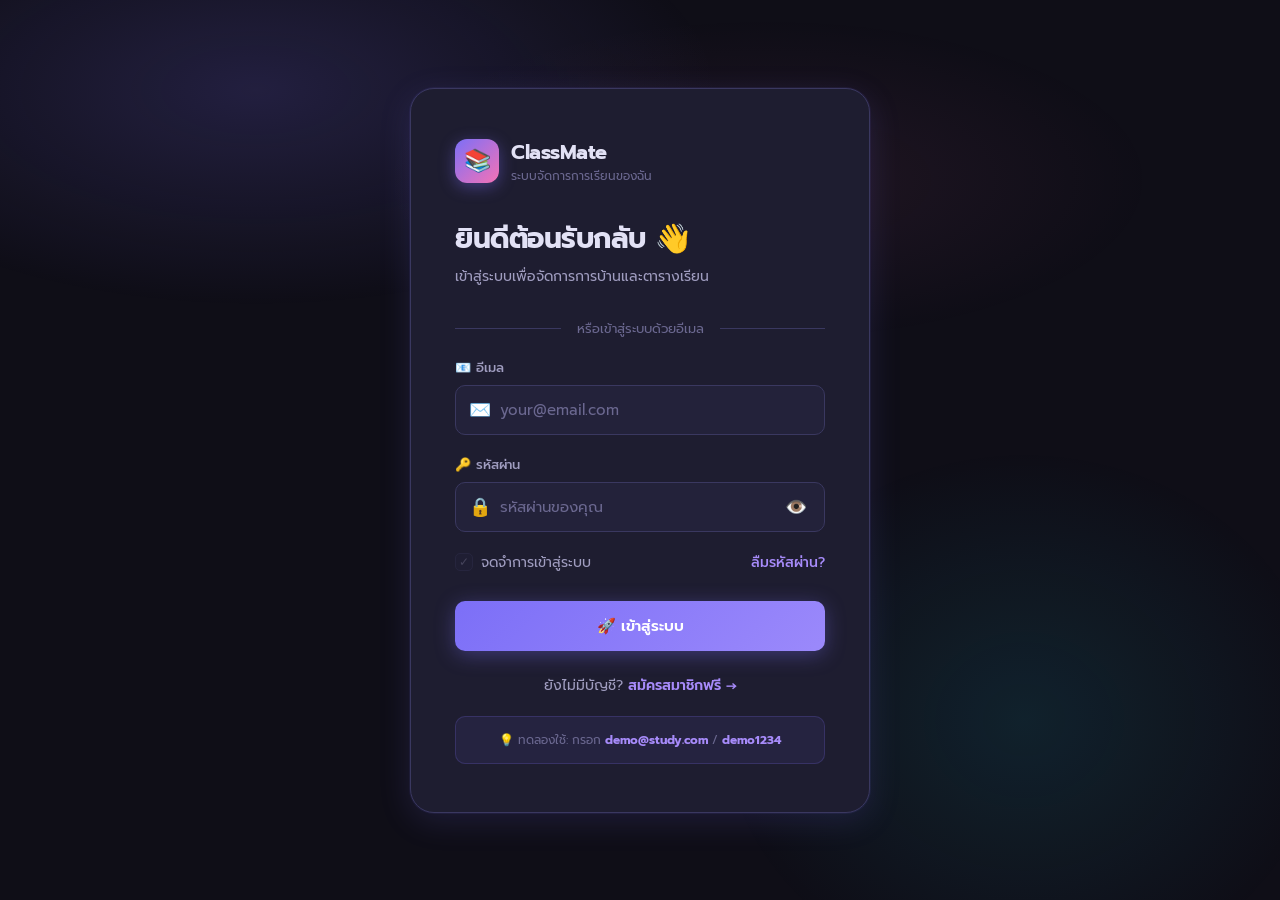
<file: index.html>
<!DOCTYPE html>
<html lang="th">
<head>
  <meta charset="UTF-8">
  <title>StudyDesk</title>
  <link rel="stylesheet" href="style.css">
</head>
<body>
<div class="bg-mesh"></div>
<div style="display:flex;align-items:center;justify-content:center;height:100vh;flex-direction:column;gap:16px;position:relative;z-index:1;">
  <div style="font-size:60px;">📚</div>
  <div style="font-size:24px;font-weight:700;color:var(--accent2);">StudyDesk</div>
  <div style="color:var(--text3);font-size:14px;">กำลังโหลด...</div>
</div>
<script src="auth.js"></script>
<script>
  window.addEventListener('DOMContentLoaded', () => {
    if (isLoggedIn()) {
      window.location.href = 'dashboard.html';
    } else {
      window.location.href = 'login.html';
    }
  });
</script>
</body>
</html>
</file>
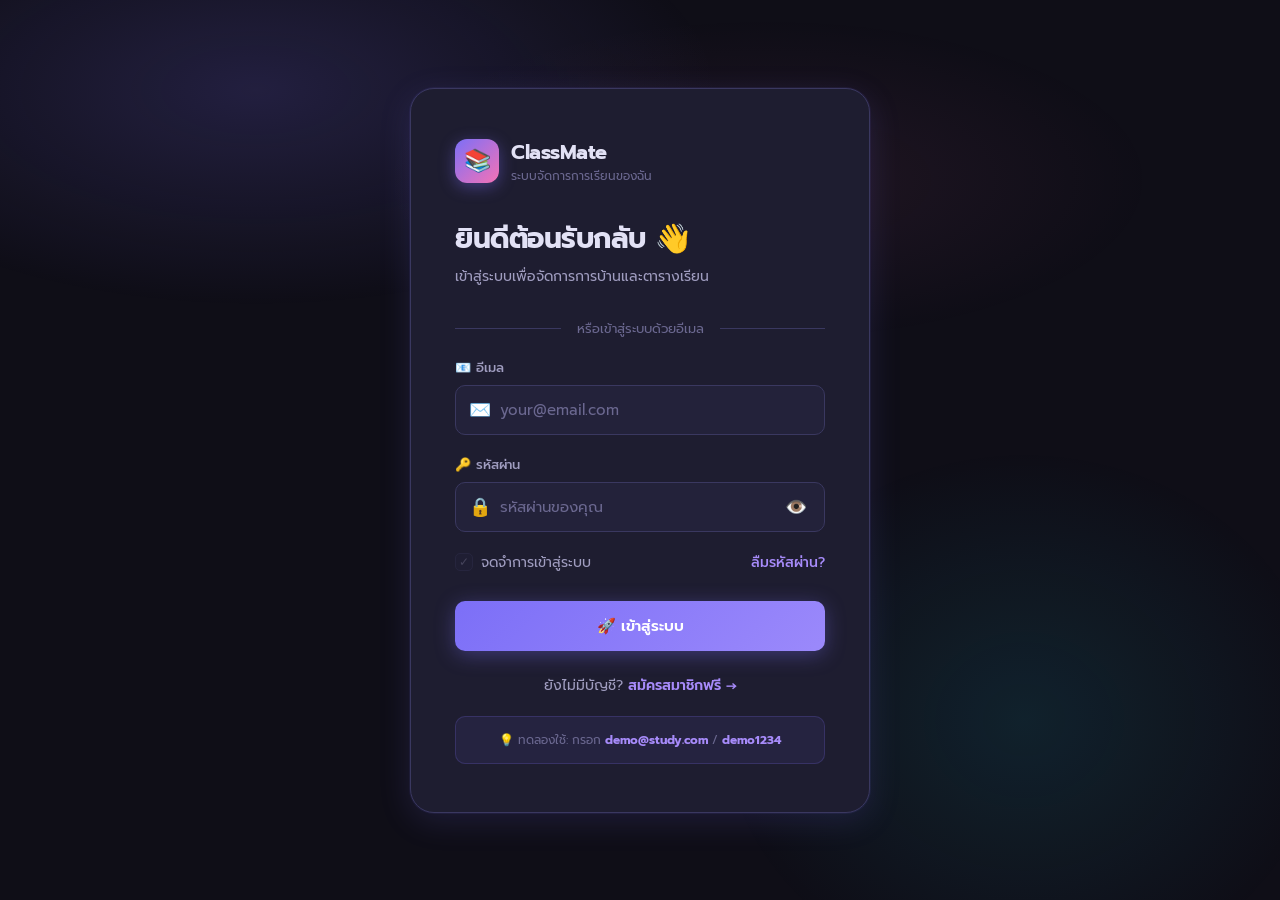
<file: dashboard.html>
<!DOCTYPE html>
<html lang="th">
<head>
  <meta charset="UTF-8">
  <meta name="viewport" content="width=device-width, initial-scale=1.0">
  <title>Dashboard — ClassMate</title>
  <link rel="stylesheet" href="style.css">
</head>
<body>
<div class="bg-mesh"></div>

<!-- ===== SIDEBAR ===== -->
<div class="dash-layout">
<aside class="sidebar" id="sidebar">
  <div class="logo">
    <div class="logo-icon">📚</div>
    <div>
      <div class="logo-text">ClassMate</div>
      <div class="logo-sub" id="sidebarGrade">ระดับชั้น —</div>
    </div>
  </div>

  <span class="nav-section-title">เมนูหลัก</span>
  <a class="nav-item active" onclick="showSection('home')" href="#">
    <span class="nav-icon">🏠</span> หน้าหลัก
  </a>
  <a class="nav-item" onclick="showSection('homework')" href="#">
    <span class="nav-icon">📝</span> การบ้านทั้งหมด
    <span class="nav-badge" id="hwBadge">0</span>
  </a>
  <a class="nav-item" onclick="showSection('schedule')" href="#">
    <span class="nav-icon">📅</span> ตารางเรียน
  </a>


  <span class="nav-section-title">บัญชี</span>
  <a class="nav-item" onclick="showSection('profile')" href="#">
    <span class="nav-icon">👤</span> โปรไฟล์
  </a>

  <div class="sidebar-bottom">
    <div class="user-card">
      <div class="user-avatar" id="sidebarAvatar">?</div>
      <div style="flex:1;min-width:0;">
        <div class="user-name" id="sidebarName">กำลังโหลด...</div>
        <div class="user-email" id="sidebarEmail">—</div>
      </div>
      <button class="logout-btn" onclick="logout()" title="ออกจากระบบ">⏻</button>
    </div>
  </div>
</aside>

<!-- ===== MAIN ===== -->
<main class="main-content">

  <!-- ── HOME SECTION ── -->
  <section id="sec-home">
    <div class="page-header">
      <div>
        <div class="page-title">สวัสดี, <span id="userName">นักเรียน</span>! 👋</div>
        <div class="page-date" id="todayDate">—</div>
      </div>
      <button class="add-btn" onclick="openAddHw()">➕ เพิ่มการบ้าน</button>
    </div>

    <!-- Stats -->
    <div class="stats-row">
      <div class="stat-card">
        <div class="stat-label">📝 การบ้านทั้งหมด</div>
        <div class="stat-value" id="statTotal" style="color:var(--accent2)">0</div>
        <div class="stat-sub">รายการ</div>
      </div>
      <div class="stat-card">
        <div class="stat-label">⏳ ยังไม่เสร็จ</div>
        <div class="stat-value" id="statPending" style="color:var(--yellow)">0</div>
        <div class="stat-sub">รายการ</div>
      </div>
      <div class="stat-card">
        <div class="stat-label">✅ เสร็จแล้ว</div>
        <div class="stat-value" id="statDone" style="color:var(--green)">0</div>
        <div class="stat-sub">รายการ</div>
      </div>
      <div class="stat-card">
        <div class="stat-label">🚨 ใกล้ถึงกำหนด</div>
        <div class="stat-value" id="statUrgent" style="color:var(--red)">0</div>
        <div class="stat-sub">ภายใน 2 วัน</div>
      </div>
    </div>

    <!-- Grid -->
    <div class="dash-grid">
      <div class="dash-col">
        <!-- Recent HW -->
        <div class="card">
          <div class="card-title">
            📝 การบ้านล่าสุด
            <button class="add-btn" style="margin-left:auto;font-size:12px;" onclick="openAddHw()">+ เพิ่ม</button>
          </div>
          <div id="recentHwList">
            <div style="text-align:center;padding:32px;color:var(--text3);">
              ยังไม่มีการบ้าน 🎉<br>
              <small>กดปุ่ม + เพิ่มการบ้านเลย!</small>
            </div>
          </div>
        </div>

        <!-- Mini Schedule -->
        <div class="card">
          <div class="card-title">
            📅 ตารางเรียนวันนี้
            <button class="add-btn" style="margin-left:auto;font-size:12px;" onclick="showSection('schedule')">ดูทั้งหมด →</button>
          </div>
          <div id="todaySchedule" style="font-size:13px;color:var(--text2);">
            กำลังโหลด...
          </div>
        </div>
      </div>
    </div>
  </section>

  <!-- ── HOMEWORK SECTION ── -->
  <section id="sec-homework" style="display:none;">
    <div class="page-header">
      <div>
        <div class="page-title">📝 การบ้าน<span>ทั้งหมด</span></div>
        <div class="page-date">จัดการงานที่ได้รับมอบหมาย</div>
      </div>
      <button class="add-btn" onclick="openAddHw()">➕ เพิ่มการบ้าน</button>
    </div>

    <!-- Filter -->
    <div style="display:flex;gap:12px;margin-bottom:20px;flex-wrap:wrap;">
      <button class="add-btn filter-btn active" data-filter="all" onclick="filterHw('all',this)">📋 ทั้งหมด</button>
      <button class="add-btn filter-btn" data-filter="pending" onclick="filterHw('pending',this)">⏳ ยังไม่เสร็จ</button>
      <button class="add-btn filter-btn" data-filter="done" onclick="filterHw('done',this)">✅ เสร็จแล้ว</button>
      <button class="add-btn filter-btn" data-filter="urgent" onclick="filterHw('urgent',this)">🚨 ด่วน</button>
    </div>

    <div class="card">
      <div id="allHwList">กำลังโหลด...</div>
    </div>
  </section>

  <!-- ── SCHEDULE SECTION ── -->
  <section id="sec-schedule" style="display:none;">
    <div class="page-header">
      <div>
        <div class="page-title">📅 ตาราง<span>เรียน</span></div>
        <div class="page-date">คลิกช่องว่างเพื่อเพิ่มวิชา</div>
      </div>
      <button class="add-btn" onclick="clearSchedule()">🗑️ ล้างตาราง</button>
    </div>
    <div class="card" style="overflow-x:auto;">
      <div id="scheduleGrid" style="min-width:600px;"></div>
    </div>
  </section>

  <!-- ── AI FULL SECTION ── -->
  <section id="sec-ai" style="display:none;">
    <div class="page-header">
      <div>
        <div class="page-title">🤖 AI<span> ช่วยเรียน</span></div>
        <div class="page-date">StudyBot — ผู้ช่วยการเรียนอัจฉริยะ</div>
      </div>
      <button class="add-btn" onclick="clearAIChat()">🗑️ ล้างบทสนทนา</button>
    </div>
    <div class="card" style="max-width:700px;">
      <div style="display:flex;align-items:center;gap:12px;margin-bottom:20px;padding:14px;
                  background:rgba(124,111,247,0.1);border-radius:12px;border:1px solid rgba(124,111,247,0.2);">
        <div style="font-size:32px;">🤖</div>
        <div>
          <div style="font-weight:600;color:var(--accent2);">StudyBot</div>
          <div style="font-size:12px;color:var(--text3);">AI ช่วยอธิบายเนื้อหา • แนะนำการเรียน • ช่วยวางแผน</div>
        </div>
        <div style="margin-left:auto;display:flex;align-items:center;gap:6px;font-size:12px;color:var(--green);">
          <div style="width:8px;height:8px;border-radius:50%;background:var(--green);animation:pulse 2s infinite;"></div>
          ออนไลน์
        </div>
      </div>

      <!-- Suggestion chips -->
      <div style="display:flex;gap:8px;flex-wrap:wrap;margin-bottom:16px;">
        <button class="chip chip-purple" style="cursor:pointer;" onclick="aiSuggest('อธิบายสมการเชิงเส้นให้หน่อยได้ไหม')">📐 คณิตศาสตร์</button>
        <button class="chip chip-cyan" style="cursor:pointer;" onclick="aiSuggest('ช่วยอธิบายการสังเคราะห์แสงแบบง่ายๆ')">🔬 วิทยาศาสตร์</button>
        <button class="chip chip-pink" style="cursor:pointer;" onclick="aiSuggest('วิธีเขียนเรียงความภาษาไทยที่ดี')">📖 ภาษาไทย</button>
        <button class="chip chip-green" style="cursor:pointer;" onclick="aiSuggest('tips การจำศัพท์ภาษาอังกฤษ')">🌍 ภาษาอังกฤษ</button>
        <button class="chip chip-yellow" style="cursor:pointer;" onclick="aiSuggest('วิธีวางแผนการเรียนให้มีประสิทธิภาพ')">📅 วางแผนการเรียน</button>
      </div>

      <div class="ai-messages" id="aiMessagesFullPage" style="max-height:400px;"></div>
      <div class="ai-input-row" style="margin-top:16px;">
        <input class="ai-input" id="aiInputFull" placeholder="พิมพ์คำถาม หรือเลือกหัวข้อด้านบน..."
               onkeydown="if(event.key==='Enter')sendAIFull()">
        <button class="ai-send" onclick="sendAIFull()">➤</button>
      </div>
    </div>
  </section>

  <!-- ── PROFILE SECTION ── -->
  <section id="sec-profile" style="display:none;">
    <div class="page-header">
      <div class="page-title">👤 โปรไฟล์<span>ของฉัน</span></div>
    </div>
    <div class="dash-grid" style="grid-template-columns:1fr 1fr;">
      <div class="card">
        <div class="card-title">ข้อมูลส่วนตัว</div>
        <div style="text-align:center;margin-bottom:24px;">
          <div style="width:80px;height:80px;border-radius:20px;
                      background:linear-gradient(135deg,var(--accent),var(--pink));
                      display:flex;align-items:center;justify-content:center;
                      font-size:36px;font-weight:700;color:white;
                      margin:0 auto 12px;" id="profileAvatar">?</div>
          <div style="font-size:20px;font-weight:700;" id="profileName">—</div>
          <div style="font-size:13px;color:var(--text3);" id="profileGrade">—</div>
        </div>
        <div style="display:flex;flex-direction:column;gap:12px;">
          <div style="display:flex;justify-content:space-between;padding:12px;background:var(--bg3);border-radius:10px;">
            <span style="color:var(--text3);font-size:13px;">📧 อีเมล</span>
            <span style="font-size:13px;" id="profileEmail">—</span>
          </div>
          <div style="display:flex;justify-content:space-between;padding:12px;background:var(--bg3);border-radius:10px;">
            <span style="color:var(--text3);font-size:13px;">📬 Gmail</span>
            <span style="font-size:13px;" id="profileGmail">—</span>
          </div>
          <div style="display:flex;justify-content:space-between;padding:12px;background:var(--bg3);border-radius:10px;">
            <span style="color:var(--text3);font-size:13px;">📅 สมัครเมื่อ</span>
            <span style="font-size:13px;" id="profileJoined">—</span>
          </div>
        </div>
      </div>
      <div class="card">
        <div class="card-title">สถิติการเรียน</div>
        <div style="display:flex;flex-direction:column;gap:16px;" id="profileStats"></div>
      </div>
    </div>
  </section>

</main>
</div>

<!-- ===== ADD HOMEWORK MODAL ===== -->
<div class="modal-overlay hidden" id="addHwModal">
  <div class="modal">
    <div class="modal-header">
      <div class="modal-title">➕ เพิ่มการบ้าน</div>
      <button class="modal-close" onclick="closeAddHw()">×</button>
    </div>

    <div class="form-group">
      <label class="form-label">📚 วิชา</label>
      <select id="hwSubject" class="form-select">
        <option value="">เลือกวิชา</option>
        <option>คณิตศาสตร์</option>
        <option>วิทยาศาสตร์</option>
        <option>ภาษาไทย</option>
        <option>ภาษาอังกฤษ</option>
        <option>สังคมศึกษา</option>
        <option>ประวัติศาสตร์</option>
        <option>ศิลปะ</option>
        <option>พลศึกษา</option>
        <option>คอมพิวเตอร์</option>
        <option>อื่นๆ</option>
      </select>
    </div>

    <div class="form-group">
      <label class="form-label">📝 ชื่องาน/หัวข้อ</label>
      <input id="hwTitle" class="form-input" placeholder="เช่น แบบฝึกหัดหน้า 45-50" type="text">
    </div>

    <div class="form-group">
      <label class="form-label">📋 รายละเอียด (ไม่บังคับ)</label>
      <textarea id="hwDesc" class="form-input" rows="3"
                placeholder="รายละเอียดเพิ่มเติม..." style="resize:vertical;"></textarea>
    </div>

    <div style="display:grid;grid-template-columns:1fr 1fr;gap:12px;">
      <div class="form-group">
        <label class="form-label">📅 กำหนดส่ง</label>
        <input id="hwDue" class="form-input" type="date">
      </div>
      <div class="form-group">
        <label class="form-label">⚡ ความสำคัญ</label>
        <select id="hwPriority" class="form-select">
          <option value="low">🟢 ต่ำ</option>
          <option value="med" selected>🟡 กลาง</option>
          <option value="high">🔴 สูง/ด่วน</option>
        </select>
      </div>
    </div>

    <div style="display:flex;gap:12px;margin-top:4px;">
      <button class="btn btn-google" onclick="closeAddHw()" style="width:auto;padding:12px 20px;">ยกเลิก</button>
      <button class="btn btn-primary" onclick="submitAddHw()">💾 บันทึก</button>
    </div>
  </div>
</div>

<!-- ===== SCHEDULE CELL MODAL ===== -->
<div class="modal-overlay hidden" id="schModal">
  <div class="modal" style="max-width:380px;">
    <div class="modal-header">
      <div class="modal-title" id="schModalTitle">แก้ไขคาบเรียน</div>
      <button class="modal-close" onclick="closeSchModal()">×</button>
    </div>
    <div class="form-group">
      <label class="form-label">📚 วิชา (เว้นว่างเพื่อลบ)</label>
      <select id="schSubject" class="form-select">
        <option value="">— ว่าง —</option>
        <option>คณิตศาสตร์</option>
        <option>วิทยาศาสตร์</option>
        <option>ภาษาไทย</option>
        <option>ภาษาอังกฤษ</option>
        <option>สังคมศึกษา</option>
        <option>ประวัติศาสตร์</option>
        <option>ศิลปะ</option>
        <option>พลศึกษา</option>
        <option>คอมพิวเตอร์</option>
        <option>อื่นๆ</option>
      </select>
    </div>
    <div style="display:flex;gap:12px;margin-top:4px;">
      <button class="btn btn-google" onclick="closeSchModal()" style="width:auto;padding:12px 20px;">ยกเลิก</button>
      <button class="btn btn-primary" onclick="saveSchCell()">💾 บันทึก</button>
    </div>
  </div>
</div>

<style>
@keyframes pulse { 0%,100%{opacity:1} 50%{opacity:.4} }
.filter-btn { opacity:.6; }
.filter-btn.active { opacity:1; background:rgba(124,111,247,.3); border-color:var(--accent); }
</style>

<script src="auth.js"></script>
<script src="app.js"></script>
<script>
// ── State ──────────────────────────────────────────────
let currentSection = 'home';
let currentUser = null;
let aiHistory = [];
let aiHistoryFull = [];
let schEditKey = { time: null, day: null };
let hwFilter = 'all';

// ── Init ───────────────────────────────────────────────
window.addEventListener('DOMContentLoaded', () => {
  requireAuth();
  currentUser = getSession();
  initUser();
  renderStats();
  renderRecentHw();
  renderTodaySchedule();
  renderScheduleGrid();
  renderAllHw();
  renderProfile();

  // Set today date
  document.getElementById('todayDate').textContent =
    new Date().toLocaleDateString('th-TH', { weekday:'long', year:'numeric', month:'long', day:'numeric' });

  // Default HW due = tomorrow
  const tomorrow = new Date(); tomorrow.setDate(tomorrow.getDate()+1);
  document.getElementById('hwDue').value = tomorrow.toISOString().split('T')[0];
});

function initUser() {
  if (!currentUser) return;
  document.getElementById('userName').textContent = currentUser.name.split(' ')[0];
  document.getElementById('sidebarName').textContent = currentUser.name;
  document.getElementById('sidebarEmail').textContent = currentUser.email;
  document.getElementById('sidebarAvatar').textContent = currentUser.avatar || currentUser.name.charAt(0);
  document.getElementById('sidebarGrade').textContent = currentUser.grade || 'นักเรียน';
}

// ── Section Navigation ─────────────────────────────────
function showSection(id) {
  document.querySelectorAll('section[id^="sec-"]').forEach(s => s.style.display = 'none');
  document.querySelectorAll('.nav-item').forEach(n => n.classList.remove('active'));
  document.getElementById('sec-' + id).style.display = 'block';
  currentSection = id;
  // Refresh data on section show
  if (id === 'homework') renderAllHw();
  if (id === 'schedule') renderScheduleGrid();
  if (id === 'profile')  renderProfile();
  if (id === 'ai') syncAIChat();
  // Mark nav active
  document.querySelectorAll('.nav-item').forEach(n => {
    if (n.getAttribute('onclick')?.includes(`'${id}'`)) n.classList.add('active');
  });
  // Close sidebar on mobile
  document.getElementById('sidebar').classList.remove('open');
}

// ── Stats ──────────────────────────────────────────────
function renderStats() {
  const hw = getHomework();
  const done = hw.filter(h => h.done).length;
  const pending = hw.filter(h => !h.done).length;
  const urgent = hw.filter(h => !h.done && h.dueDate && getDaysLeft(h.dueDate) <= 2).length;
  document.getElementById('statTotal').textContent = hw.length;
  document.getElementById('statPending').textContent = pending;
  document.getElementById('statDone').textContent = done;
  document.getElementById('statUrgent').textContent = urgent;
  document.getElementById('hwBadge').textContent = pending;
}

// ── Homework Rendering ─────────────────────────────────
function hwItemHTML(h) {
  const dl = getDaysLeft(h.dueDate);
  const color = SUBJECT_COLORS[h.subject] || '#94a3b8';
  return `
    <div class="hw-item" id="hwi-${h.id}">
      <div class="priority-dot p-${h.priority||'med'}"></div>
      <div class="hw-check ${h.done?'done':''}" onclick="toggleHw('${h.id}')">
        ${h.done?'✓':''}
      </div>
      <div class="hw-info">
        <div class="hw-subject" style="color:${color}">${h.subject||'ไม่ระบุวิชา'}</div>
        <div class="hw-title ${h.done?'done-text':''}">${h.title}</div>
        ${h.desc ? `<div style="font-size:12px;color:var(--text3);margin-bottom:3px;">${h.desc}</div>` : ''}
        <div class="hw-due ${dueLabelClass(dl)}">
          📅 ${h.dueDate ? formatDate(h.dueDate) : 'ไม่มีกำหนด'}
          ${dl !== null ? ` · ${dueLabelText(dl)}` : ''}
        </div>
      </div>
      <button onclick="deleteHw('${h.id}')"
              style="background:none;border:none;color:var(--text3);font-size:16px;cursor:pointer;padding:4px;transition:all .2s;"
              onmouseover="this.style.color='var(--red)'" onmouseout="this.style.color='var(--text3)'">🗑️</button>
    </div>`;
}

function renderRecentHw() {
  const hw = getHomework().slice(0, 5);
  const el = document.getElementById('recentHwList');
  if (!hw.length) {
    el.innerHTML = '<div style="text-align:center;padding:32px;color:var(--text3);">ยังไม่มีการบ้าน 🎉<br><small>กดปุ่ม + เพิ่มการบ้านเลย!</small></div>';
    return;
  }
  el.innerHTML = hw.map(hwItemHTML).join('');
}

function renderAllHw() {
  let hw = getHomework();
  if (hwFilter === 'pending') hw = hw.filter(h => !h.done);
  else if (hwFilter === 'done') hw = hw.filter(h => h.done);
  else if (hwFilter === 'urgent') hw = hw.filter(h => !h.done && getDaysLeft(h.dueDate) <= 2);
  const el = document.getElementById('allHwList');
  if (!hw.length) {
    el.innerHTML = '<div style="text-align:center;padding:40px;color:var(--text3);">ไม่มีรายการในหมวดนี้ 🎉</div>';
    return;
  }
  el.innerHTML = hw.map(hwItemHTML).join('');
}

function filterHw(f, btn) {
  hwFilter = f;
  document.querySelectorAll('.filter-btn').forEach(b => b.classList.remove('active'));
  btn.classList.add('active');
  renderAllHw();
}

function toggleHw(id) {
  toggleHomework(id);
  renderStats(); renderRecentHw(); renderAllHw();
}
function deleteHw(id) {
  if (!confirm('ลบการบ้านนี้?')) return;
  deleteHomework(id);
  renderStats(); renderRecentHw(); renderAllHw();
}

// ── Add HW Modal ───────────────────────────────────────
function openAddHw() { document.getElementById('addHwModal').classList.remove('hidden'); }
function closeAddHw() { document.getElementById('addHwModal').classList.add('hidden'); }
function submitAddHw() {
  const subject  = document.getElementById('hwSubject').value;
  const title    = document.getElementById('hwTitle').value.trim();
  const desc     = document.getElementById('hwDesc').value.trim();
  const dueDate  = document.getElementById('hwDue').value;
  const priority = document.getElementById('hwPriority').value;
  if (!title) { showToast('กรุณากรอกชื่องาน', 'error'); return; }
  addHomework({ subject, title, desc, dueDate, priority });
  closeAddHw();
  document.getElementById('hwTitle').value = '';
  document.getElementById('hwDesc').value = '';
  document.getElementById('hwSubject').value = '';
  renderStats(); renderRecentHw(); renderAllHw();
  showToast('เพิ่มการบ้านสำเร็จ ✅', 'success');
}

// ── Today's Schedule ───────────────────────────────────
function renderTodaySchedule() {
  const sch = getSchedule();
  const dayMap = {0:'อา',1:'จ',2:'อ',3:'พ',4:'พฤ',5:'ศ',6:'ส'};
  const today = dayMap[new Date().getDay()];
  const el = document.getElementById('todaySchedule');
  if (!sch.days.includes(today)) {
    el.innerHTML = '<div style="padding:16px;text-align:center;color:var(--text3);">😊 วันนี้ไม่มีเรียน!</div>';
    return;
  }
  const classes = sch.periods.map(t => ({ time: t, subject: sch.grid[t]?.[today] }))
    .filter(c => c.subject);
  if (!classes.length) {
    el.innerHTML = '<div style="padding:16px;text-align:center;color:var(--text3);">ยังไม่ได้กำหนดตารางเรียน — ไปตั้งค่าที่เมนู "ตารางเรียน"</div>';
    return;
  }
  el.innerHTML = classes.map(c => {
    const color = SUBJECT_COLORS[c.subject] || '#94a3b8';
    return `<div style="display:flex;align-items:center;gap:12px;padding:10px 0;border-bottom:1px solid var(--border);">
      <div style="font-size:11px;color:var(--text3);width:40px;flex-shrink:0;">${c.time}</div>
      <div style="width:3px;height:32px;border-radius:4px;background:${color};flex-shrink:0;"></div>
      <div style="font-size:14px;font-weight:500;">${c.subject}</div>
    </div>`;
  }).join('') || '<div style="color:var(--text3);padding:12px;">ไม่มีชั่วโมงเรียน</div>';
}

// ── Schedule Grid ──────────────────────────────────────
function renderScheduleGrid() {
  const sch = getSchedule();
  const todayIdx = new Date().getDay(); // 1=Mon
  const dayToIdx = {จ:1,อ:2,พ:3,พฤ:4,ศ:5};
  let html = `<div class="schedule-grid">
    <div class="sch-header" style="background:transparent;"></div>
    ${sch.days.map(d => `<div class="sch-header ${todayIdx===dayToIdx[d]?'today-col':''}" style="${todayIdx===dayToIdx[d]?'color:var(--accent2);':''}">วัน${d}</div>`).join('')}`;
  sch.periods.forEach(t => {
    html += `<div class="sch-time">${t}</div>`;
    sch.days.forEach(d => {
      const subj = sch.grid[t]?.[d];
      const color = subj ? (SUBJECT_COLORS[subj] || '#6b7280') : '';
      const isToday = todayIdx === dayToIdx[d];
      html += `<div class="sch-cell ${subj?'has-class':''} ${isToday?'today-col':''}"
        style="${subj?`background:${color}22;color:${color};border:1px solid ${color}44;`:''}"
        onclick="openSchModal('${t}','${d}','${subj||''}')">
        ${subj || '<span style="opacity:.3;font-size:10px;">+</span>'}
      </div>`;
    });
  });
  html += '</div>';
  document.getElementById('scheduleGrid').innerHTML = html;
}

function openSchModal(time, day, current) {
  schEditKey = { time, day };
  document.getElementById('schModalTitle').textContent = `วัน${day} เวลา ${time}`;
  document.getElementById('schSubject').value = current;
  document.getElementById('schModal').classList.remove('hidden');
}
function closeSchModal() { document.getElementById('schModal').classList.add('hidden'); }
function saveSchCell() {
  const sch = getSchedule();
  const subj = document.getElementById('schSubject').value;
  sch.grid[schEditKey.time][schEditKey.day] = subj || null;
  saveSchedule(sch);
  closeSchModal();
  renderScheduleGrid();
  renderTodaySchedule();
  showToast(subj ? `บันทึก "${subj}" แล้ว ✅` : 'ลบวิชาแล้ว', 'success');
}
function clearSchedule() {
  if (!confirm('ล้างตารางเรียนทั้งหมด?')) return;
  saveSchedule(getDefaultSchedule());
  renderScheduleGrid();
  renderTodaySchedule();
  showToast('ล้างตารางแล้ว', 'info');
}

// ── AI Chat (sidebar) ──────────────────────────────────
function appendMsg(containerId, role, text) {
  const c = document.getElementById(containerId);
  const div = document.createElement('div');
  div.className = 'ai-msg' + (role==='user'?' user':'');
  div.innerHTML = `
    <div class="ai-avatar ${role==='user'?'user-av':'bot'}">${role==='user'?'👤':'🤖'}</div>
    <div class="ai-bubble">${text.replace(/\n/g,'<br>')}</div>`;
  c.appendChild(div);
  c.scrollTop = c.scrollHeight;
}
function showLoading(containerId) {
  const c = document.getElementById(containerId);
  const div = document.createElement('div');
  div.className = 'ai-msg'; div.id = 'ai-loading-' + containerId;
  div.innerHTML = `<div class="ai-avatar bot">🤖</div>
    <div class="ai-bubble"><div class="ai-loading">
      <div class="ai-dot"></div><div class="ai-dot"></div><div class="ai-dot"></div>
    </div></div>`;
  c.appendChild(div); c.scrollTop = c.scrollHeight;
}
function removeLoading(containerId) {
  const el = document.getElementById('ai-loading-' + containerId);
  if (el) el.remove();
}

async function sendAI() {
  const input = document.getElementById('aiInput');
  const text = input.value.trim();
  if (!text) return;
  input.value = '';
  appendMsg('aiMessages', 'user', text);
  aiHistory.push({ role: 'user', content: text });
  showLoading('aiMessages');
  try {
    const reply = await askAI(aiHistory);
    removeLoading('aiMessages');
    appendMsg('aiMessages', 'bot', reply);
    aiHistory.push({ role: 'assistant', content: reply });
  } catch(e) {
    removeLoading('aiMessages');
    appendMsg('aiMessages', 'bot', 'ขอโทษนะ เกิดข้อผิดพลาด 😢 ลองใหม่อีกครั้งนะ');
  }
}

async function sendAIFull() {
  const input = document.getElementById('aiInputFull');
  const text = input.value.trim();
  if (!text) return;
  input.value = '';
  appendMsg('aiMessagesFullPage', 'user', text);
  aiHistoryFull.push({ role: 'user', content: text });
  showLoading('aiMessagesFullPage');
  try {
    const reply = await askAI(aiHistoryFull);
    removeLoading('aiMessagesFullPage');
    appendMsg('aiMessagesFullPage', 'bot', reply);
    aiHistoryFull.push({ role: 'assistant', content: reply });
  } catch(e) {
    removeLoading('aiMessagesFullPage');
    appendMsg('aiMessagesFullPage', 'bot', 'ขอโทษนะ เกิดข้อผิดพลาด 😢');
  }
}

function aiSuggest(text) {
  document.getElementById('aiInputFull').value = text;
  sendAIFull();
}
function syncAIChat() {
  // Sync full-page chat with sidebar chat state
}
function clearAIChat() {
  aiHistoryFull = [];
  const c = document.getElementById('aiMessagesFullPage');
  c.innerHTML = '';
  appendMsg('aiMessagesFullPage', 'bot', 'สวัสดีครับ! เริ่มบทสนทนาใหม่แล้ว 😊 ถามอะไรได้เลยนะ!');
  showToast('ล้างบทสนทนาแล้ว', 'info');
}

// ── Profile ────────────────────────────────────────────
function renderProfile() {
  if (!currentUser) return;
  document.getElementById('profileAvatar').textContent = currentUser.avatar || currentUser.name.charAt(0);
  document.getElementById('profileName').textContent = currentUser.name;
  document.getElementById('profileGrade').textContent = currentUser.grade || 'ไม่ระบุชั้น';
  document.getElementById('profileEmail').textContent = currentUser.email;
  document.getElementById('profileGmail').textContent = currentUser.gmail || 'ไม่ได้ระบุ';
  document.getElementById('profileJoined').textContent =
    new Date(currentUser.createdAt||Date.now()).toLocaleDateString('th-TH');
  const hw = getHomework();
  const done = hw.filter(h => h.done).length;
  const pct = hw.length ? Math.round(done/hw.length*100) : 0;
  document.getElementById('profileStats').innerHTML = `
    <div style="padding:14px;background:var(--bg3);border-radius:10px;">
      <div style="font-size:12px;color:var(--text3);margin-bottom:6px;">การบ้านที่ทำเสร็จ</div>
      <div style="font-size:24px;font-weight:700;color:var(--green);">${done} / ${hw.length}</div>
      <div style="height:6px;background:var(--border);border-radius:4px;margin-top:8px;overflow:hidden;">
        <div style="height:100%;width:${pct}%;background:var(--green);border-radius:4px;transition:width .6s;"></div>
      </div>
      <div style="font-size:11px;color:var(--text3);margin-top:4px;">${pct}% สำเร็จ</div>
    </div>
    <div style="padding:14px;background:var(--bg3);border-radius:10px;">
      <div style="font-size:12px;color:var(--text3);margin-bottom:4px;">การบ้านค้างส่ง</div>
      <div style="font-size:24px;font-weight:700;color:var(--red);">${hw.filter(h=>!h.done&&getDaysLeft(h.dueDate)<0).length}</div>
    </div>
    <div style="padding:14px;background:var(--bg3);border-radius:10px;">
      <div style="font-size:12px;color:var(--text3);margin-bottom:4px;">งานทั้งหมด</div>
      <div style="font-size:24px;font-weight:700;color:var(--accent2);">${hw.length}</div>
    </div>`;
}

// Close modals on overlay click
document.getElementById('addHwModal').addEventListener('click', function(e) {
  if (e.target === this) closeAddHw();
});
document.getElementById('schModal').addEventListener('click', function(e) {
  if (e.target === this) closeSchModal();
});
</script>
</body>
</html>
</file>
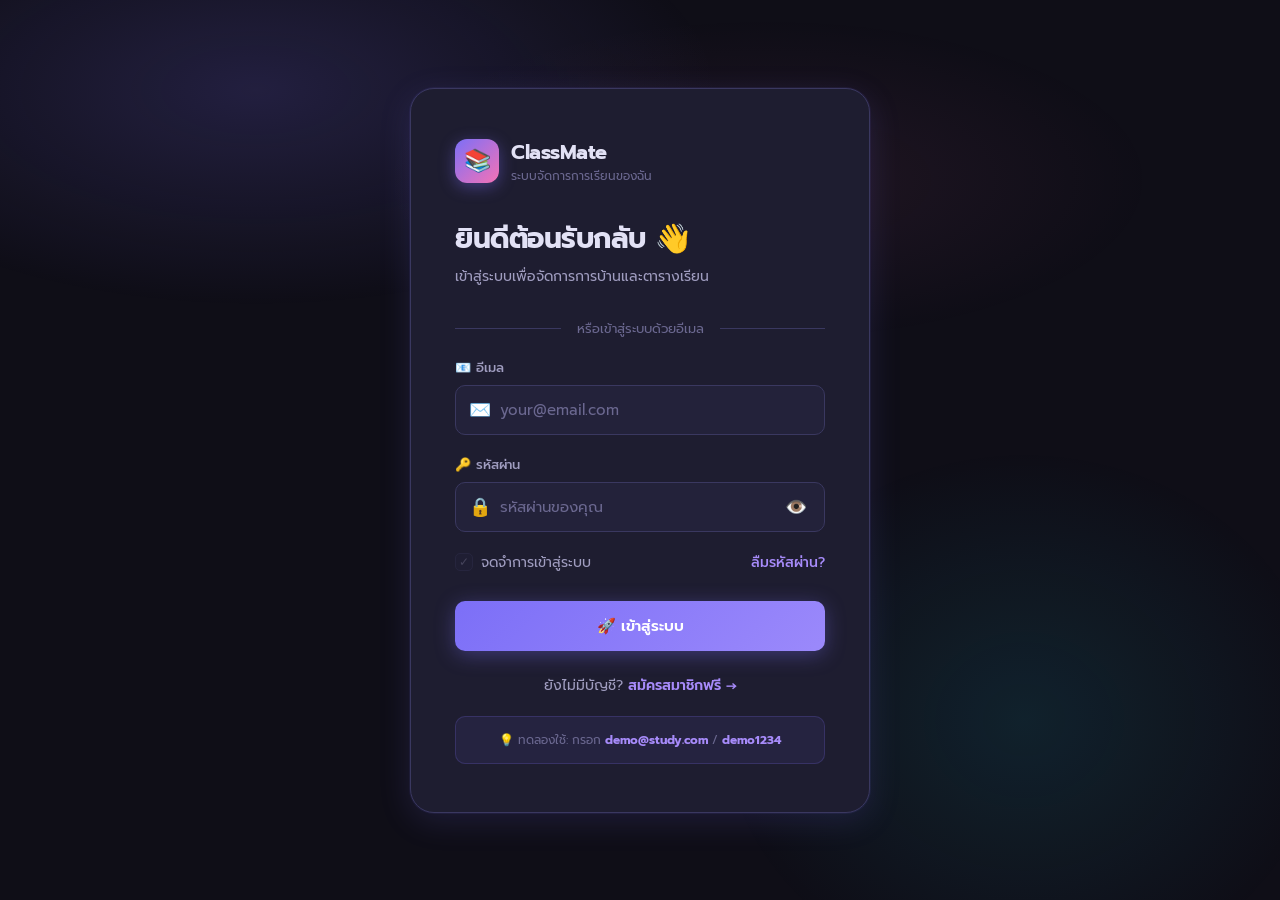
<file: login.html>
<!DOCTYPE html>
<html lang="th">
<head>
  <meta charset="UTF-8">
  <meta name="viewport" content="width=device-width, initial-scale=1.0">
  <title>เข้าสู่ระบบ — ClassMate</title>
  <link rel="stylesheet" href="style.css">
</head>
<body>
<div class="bg-mesh"></div>

<div class="auth-page">
  <div class="auth-card">
    <!-- Logo -->
    <div class="logo">
      <div class="logo-icon">📚</div>
      <div>
        <div class="logo-text">ClassMate</div>
        <div class="logo-sub">ระบบจัดการการเรียนของฉัน</div>
      </div>
    </div>

    <h1 class="auth-title">ยินดีต้อนรับกลับ 👋</h1>
    <p class="auth-subtitle">เข้าสู่ระบบเพื่อจัดการการบ้านและตารางเรียน</p>

    <!-- Google-style login button -->

    <div class="divider">หรือเข้าสู่ระบบด้วยอีเมล</div>

    <!-- Login Form -->
    <div class="form-group">
      <label class="form-label">📧 อีเมล</label>
      <div class="input-icon-wrap">
        <span class="input-icon">✉️</span>
        <input id="loginEmail" type="email" class="form-input"
               placeholder="your@email.com" autocomplete="email">
      </div>
    </div>

    <div class="form-group">
      <label class="form-label">🔑 รหัสผ่าน</label>
      <div class="input-icon-wrap">
        <span class="input-icon">🔒</span>
        <input id="loginPass" type="password" class="form-input"
               placeholder="รหัสผ่านของคุณ" autocomplete="current-password">
        <button class="input-toggle" onclick="togglePass('loginPass', this)">👁️</button>
      </div>
    </div>

    <div class="check-row">
      <label class="check-label">
        <input type="checkbox" id="rememberMe">
        <span class="checkmark" id="rememberCheck">✓</span>
        จดจำการเข้าสู่ระบบ
      </label>
      <a href="#" class="forgot-link" onclick="forgotPass()">ลืมรหัสผ่าน?</a>
    </div>

    <button class="btn btn-primary" onclick="doLogin()">
      🚀 เข้าสู่ระบบ
    </button>

    <div class="link-row">
      ยังไม่มีบัญชี? <a href="register.html">สมัครสมาชิกฟรี →</a>
    </div>

    <!-- Demo hint -->
    <div style="margin-top:20px; padding:14px; background:rgba(124,111,247,0.08);
                border-radius:10px; border:1px solid rgba(124,111,247,0.2);
                font-size:12px; color:var(--text3); text-align:center;">
      💡 ทดลองใช้: กรอก <strong style="color:var(--accent2)">demo@study.com</strong> / <strong style="color:var(--accent2)">demo1234</strong>
    </div>
  </div>
</div>

<script src="auth.js"></script>
<script>
// Auto-fill if remembered
window.addEventListener('DOMContentLoaded', () => {
  redirectIfLoggedIn();
  const rem = getRemembered();
  if (rem) {
    document.getElementById('loginEmail').value = rem.email;
    document.getElementById('rememberMe').checked = true;
    updateCheck();
  }

  // Create demo account if not exists
  const users = getUsers();
  if (!users.find(u => u.email === 'demo@study.com')) {
    register({ name: 'Demo Student', email: 'demo@study.com',
               gmail: 'demo@gmail.com', password: 'demo1234', grade: 'ม.3' });
  }
});

document.getElementById('rememberMe').addEventListener('change', updateCheck);

function updateCheck() {
  const cb = document.getElementById('rememberMe');
  const mark = document.getElementById('rememberCheck');
  mark.style.opacity = cb.checked ? '1' : '0.3';
}
updateCheck();

function togglePass(id, btn) {
  const inp = document.getElementById(id);
  inp.type = inp.type === 'password' ? 'text' : 'password';
  btn.textContent = inp.type === 'password' ? '👁️' : '🙈';
}

function doLogin() {
  const email = document.getElementById('loginEmail').value.trim();
  const password = document.getElementById('loginPass').value;
  const remember = document.getElementById('rememberMe').checked;

  if (!email || !password) {
    showToast('กรุณากรอกข้อมูลให้ครบ', 'error'); return;
  }

  const result = login({ email, password, remember });
  if (result.ok) {
    showToast(`ยินดีต้อนรับ ${result.user.name}! 🎉`, 'success', 1500);
    setTimeout(() => window.location.href = 'dashboard.html', 1200);
  } else {
    showToast(result.msg, 'error');
  }
}

function loginWithGoogle() {
  showToast('ระบบ Google OAuth จำเป็นต้องมี Server ครับ — ลองใช้อีเมลธรรมดาก่อนนะ 😊', 'info', 4000);
}

function forgotPass() {
  showToast('กรุณาติดต่อผู้ดูแลระบบหรือสมัครบัญชีใหม่ 📧', 'info');
}

// Enter key submit
document.addEventListener('keydown', e => {
  if (e.key === 'Enter') doLogin();
});
</script>
</body>
</html>
</file>
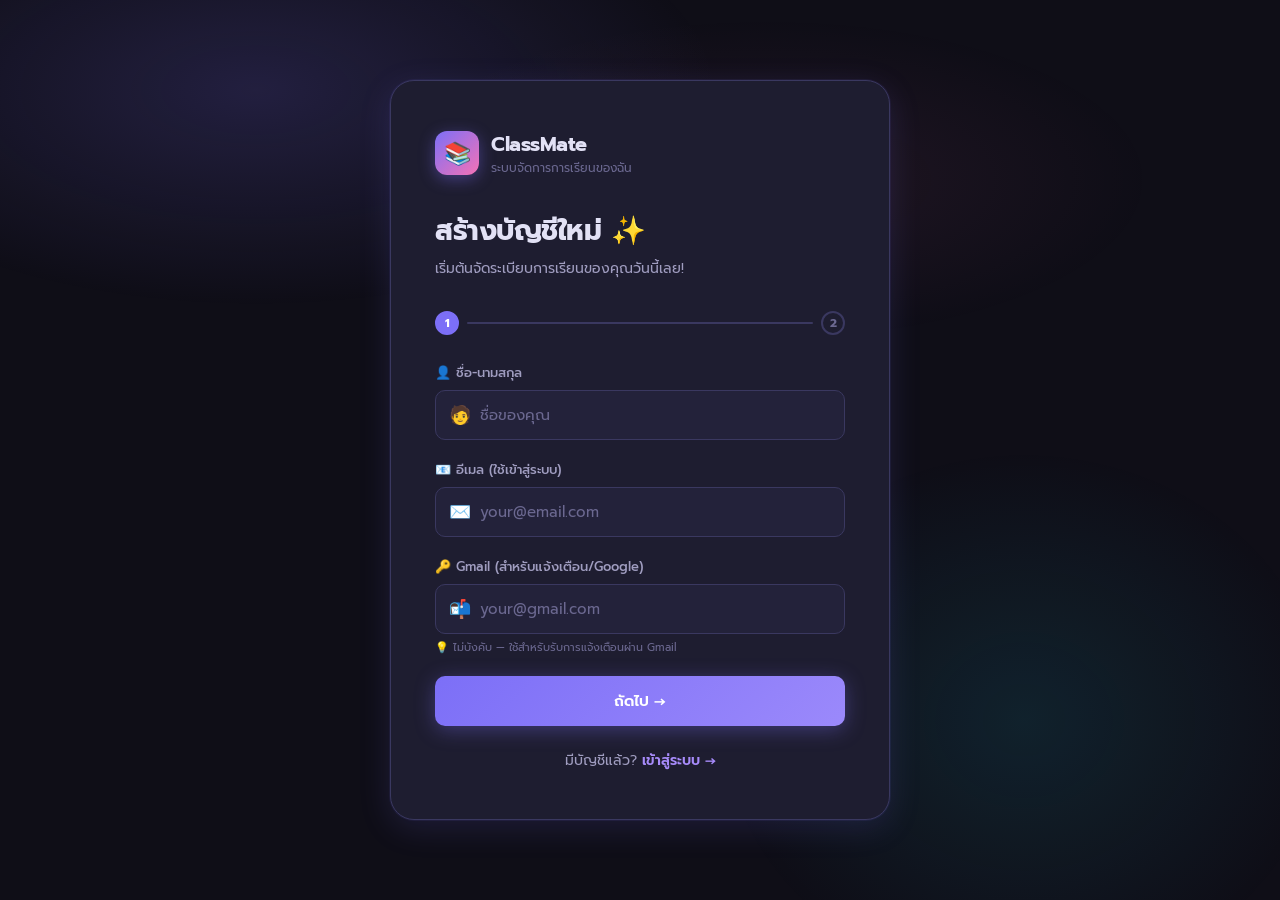
<file: register.html>
<!DOCTYPE html>
<html lang="th">
<head>
  <meta charset="UTF-8">
  <meta name="viewport" content="width=device-width, initial-scale=1.0">
  <title>สมัครสมาชิก — ClassMate</title>
  <link rel="stylesheet" href="style.css">
</head>
<body>
<div class="bg-mesh"></div>

<div class="auth-page">
  <div class="auth-card" style="max-width:500px;">
    <!-- Logo -->
    <div class="logo">
      <div class="logo-icon">📚</div>
      <div>
        <div class="logo-text">ClassMate</div>
        <div class="logo-sub">ระบบจัดการการเรียนของฉัน</div>
      </div>
    </div>

    <h1 class="auth-title">สร้างบัญชีใหม่ ✨</h1>
    <p class="auth-subtitle">เริ่มต้นจัดระเบียบการเรียนของคุณวันนี้เลย!</p>

    <!-- Progress Steps -->
    <div style="display:flex; gap:8px; margin-bottom:28px;" id="steps">
      <div class="step-dot active" data-step="1">1</div>
      <div style="flex:1; height:2px; background:var(--border); margin-top:11px; border-radius:2px;" id="progress-bar"></div>
      <div class="step-dot" data-step="2">2</div>
    </div>

    <!-- Step 1: Basic Info -->
    <div id="step1">
      <div class="form-group">
        <label class="form-label">👤 ชื่อ-นามสกุล</label>
        <div class="input-icon-wrap">
          <span class="input-icon">🧑</span>
          <input id="regName" type="text" class="form-input"
                 placeholder="ชื่อของคุณ" autocomplete="name">
        </div>
      </div>

      <div class="form-group">
        <label class="form-label">📧 อีเมล (ใช้เข้าสู่ระบบ)</label>
        <div class="input-icon-wrap">
          <span class="input-icon">✉️</span>
          <input id="regEmail" type="email" class="form-input"
                 placeholder="your@email.com" autocomplete="email">
        </div>
        <div id="emailStatus" style="font-size:12px;margin-top:6px;"></div>
      </div>

      <div class="form-group">
        <label class="form-label">🔑 Gmail (สำหรับแจ้งเตือน/Google)</label>
        <div class="input-icon-wrap">
          <span class="input-icon">📬</span>
          <input id="regGmail" type="email" class="form-input"
                 placeholder="your@gmail.com" autocomplete="email">
        </div>
        <div style="font-size:11px;color:var(--text3);margin-top:5px;">
          💡 ไม่บังคับ — ใช้สำหรับรับการแจ้งเตือนผ่าน Gmail
        </div>
      </div>

      <button class="btn btn-primary" onclick="goStep2()">ถัดไป →</button>
    </div>

    <!-- Step 2: Password & Grade -->
    <div id="step2" style="display:none;">
      <div class="form-group">
        <label class="form-label">🏫 ระดับชั้น</label>
        <select id="regGrade" class="form-select">
          <option value="">เลือกระดับชั้น</option>
          <optgroup label="ประถมศึกษา">
            <option>ป.1</option><option>ป.2</option><option>ป.3</option>
            <option>ป.4</option><option>ป.5</option><option>ป.6</option>
          </optgroup>
          <optgroup label="มัธยมศึกษาตอนต้น">
            <option>ม.1</option><option>ม.2</option><option>ม.3</option>
          </optgroup>
          <optgroup label="มัธยมศึกษาตอนปลาย">
            <option>ม.4</option><option>ม.5</option><option>ม.6</option>
          </optgroup>
          <optgroup label="อุดมศึกษา">
            <option>ปี 1</option><option>ปี 2</option>
            <option>ปี 3</option><option>ปี 4</option>
          </optgroup>
        </select>
      </div>

      <div class="form-group">
        <label class="form-label">🔒 รหัสผ่าน</label>
        <div class="input-icon-wrap">
          <span class="input-icon">🔐</span>
          <input id="regPass" type="password" class="form-input"
                 placeholder="อย่างน้อย 6 ตัวอักษร" autocomplete="new-password"
                 oninput="checkStrength()">
          <button class="input-toggle" onclick="togglePass('regPass', this)">👁️</button>
        </div>
        <!-- Strength bar -->
        <div id="strengthWrap" style="margin-top:8px;display:none;">
          <div style="height:4px;background:var(--border);border-radius:4px;overflow:hidden;">
            <div id="strengthBar" style="height:100%;width:0;transition:all 0.3s;border-radius:4px;"></div>
          </div>
          <div id="strengthLabel" style="font-size:11px;margin-top:4px;color:var(--text3);"></div>
        </div>
      </div>

      <div class="form-group">
        <label class="form-label">🔒 ยืนยันรหัสผ่าน</label>
        <div class="input-icon-wrap">
          <span class="input-icon">🔐</span>
          <input id="regPassConfirm" type="password" class="form-input"
                 placeholder="กรอกรหัสผ่านอีกครั้ง" autocomplete="new-password">
          <button class="input-toggle" onclick="togglePass('regPassConfirm', this)">👁️</button>
        </div>
        <div id="matchStatus" style="font-size:12px;margin-top:6px;"></div>
      </div>

      <div style="margin-bottom:24px;">
        <label class="check-label" style="font-size:13px;color:var(--text2);">
          <input type="checkbox" id="agreeTerms">
          <span class="checkmark" id="termsCheck">✓</span>
          ฉันยอมรับ <a href="#" style="color:var(--accent2)">ข้อกำหนดการใช้งาน</a> และ
          <a href="#" style="color:var(--accent2)">นโยบายความเป็นส่วนตัว</a>
        </label>
      </div>

      <div style="display:flex;gap:12px;">
        <button class="btn btn-google" style="width:auto;padding:14px 24px;" onclick="goStep1()">← ย้อนกลับ</button>
        <button class="btn btn-primary" onclick="doRegister()">🎉 สมัครสมาชิก</button>
      </div>
    </div>

    <div class="link-row">
      มีบัญชีแล้ว? <a href="login.html">เข้าสู่ระบบ →</a>
    </div>
  </div>
</div>

<style>
.step-dot {
  width: 24px; height: 24px;
  border-radius: 50%; border: 2px solid var(--border);
  display: flex; align-items: center; justify-content: center;
  font-size: 12px; font-weight: 700; color: var(--text3);
  flex-shrink: 0; transition: all 0.3s;
}
.step-dot.active {
  background: var(--accent); border-color: var(--accent); color: white;
}
.step-dot.done {
  background: var(--green); border-color: var(--green); color: white;
}
</style>

<script src="auth.js"></script>
<script>
window.addEventListener('DOMContentLoaded', () => {
  redirectIfLoggedIn();
});

// Gmail auto-fill suggestion
document.getElementById('regEmail').addEventListener('blur', function() {
  const v = this.value.trim();
  const gmail = document.getElementById('regGmail');
  if (v && !gmail.value) {
    const suggestion = v.replace(/@.*$/, '@gmail.com');
    gmail.value = suggestion;
  }
  // Check if email already exists
  if (v) {
    const users = getUsers();
    const exists = users.find(u => u.email === v);
    const el = document.getElementById('emailStatus');
    if (exists) {
      el.innerHTML = '❌ <span style="color:var(--red)">อีเมลนี้ถูกใช้งานแล้ว</span>';
    } else {
      el.innerHTML = '✅ <span style="color:var(--green)">อีเมลนี้ใช้ได้</span>';
    }
  }
});

document.getElementById('regPassConfirm').addEventListener('input', function() {
  const p1 = document.getElementById('regPass').value;
  const el = document.getElementById('matchStatus');
  if (!this.value) { el.innerHTML = ''; return; }
  if (p1 === this.value) {
    el.innerHTML = '✅ <span style="color:var(--green)">รหัสผ่านตรงกัน</span>';
  } else {
    el.innerHTML = '❌ <span style="color:var(--red)">รหัสผ่านไม่ตรงกัน</span>';
  }
});

document.getElementById('agreeTerms').addEventListener('change', function() {
  document.getElementById('termsCheck').style.opacity = this.checked ? '1' : '0.3';
});

function checkStrength() {
  const p = document.getElementById('regPass').value;
  const wrap = document.getElementById('strengthWrap');
  const bar  = document.getElementById('strengthBar');
  const lbl  = document.getElementById('strengthLabel');
  if (!p) { wrap.style.display = 'none'; return; }
  wrap.style.display = 'block';
  let score = 0;
  if (p.length >= 6) score++;
  if (p.length >= 10) score++;
  if (/[A-Z]/.test(p)) score++;
  if (/[0-9]/.test(p)) score++;
  if (/[^A-Za-z0-9]/.test(p)) score++;
  const levels = [
    { pct: '20%', color: 'var(--red)',    label: '😟 อ่อนมาก' },
    { pct: '40%', color: 'var(--red)',    label: '😕 อ่อน' },
    { pct: '60%', color: 'var(--yellow)', label: '😐 พอใช้' },
    { pct: '80%', color: 'var(--green)',  label: '😊 แข็งแกร่ง' },
    { pct: '100%',color: 'var(--green)',  label: '💪 แข็งแกร่งมาก' },
  ];
  const lv = levels[Math.max(0, score - 1)];
  bar.style.width = lv.pct;
  bar.style.background = lv.color;
  lbl.textContent = 'ความแข็งแกร่ง: ' + lv.label;
}

function togglePass(id, btn) {
  const inp = document.getElementById(id);
  inp.type = inp.type === 'password' ? 'text' : 'password';
  btn.textContent = inp.type === 'password' ? '👁️' : '🙈';
}

function goStep2() {
  const name  = document.getElementById('regName').value.trim();
  const email = document.getElementById('regEmail').value.trim();
  if (!name)  { showToast('กรุณากรอกชื่อ', 'error'); return; }
  if (!email) { showToast('กรุณากรอกอีเมล', 'error'); return; }
  if (!/^[^\s@]+@[^\s@]+\.[^\s@]+$/.test(email)) {
    showToast('รูปแบบอีเมลไม่ถูกต้อง', 'error'); return;
  }
  const users = getUsers();
  if (users.find(u => u.email === email)) {
    showToast('อีเมลนี้ถูกใช้งานแล้ว', 'error'); return;
  }
  document.getElementById('step1').style.display = 'none';
  document.getElementById('step2').style.display = 'block';
  document.querySelectorAll('.step-dot')[0].classList.add('done');
  document.querySelectorAll('.step-dot')[1].classList.add('active');
  document.getElementById('progress-bar').style.background = 'var(--accent)';
}

function goStep1() {
  document.getElementById('step2').style.display = 'none';
  document.getElementById('step1').style.display = 'block';
  document.querySelectorAll('.step-dot')[0].classList.remove('done');
  document.querySelectorAll('.step-dot')[0].classList.add('active');
  document.querySelectorAll('.step-dot')[1].classList.remove('active');
  document.getElementById('progress-bar').style.background = 'var(--border)';
}

function doRegister() {
  const name    = document.getElementById('regName').value.trim();
  const email   = document.getElementById('regEmail').value.trim();
  const gmail   = document.getElementById('regGmail').value.trim();
  const grade   = document.getElementById('regGrade').value;
  const pass    = document.getElementById('regPass').value;
  const confirm = document.getElementById('regPassConfirm').value;
  const agree   = document.getElementById('agreeTerms').checked;

  if (!pass || pass.length < 6) { showToast('รหัสผ่านต้องมีอย่างน้อย 6 ตัวอักษร', 'error'); return; }
  if (pass !== confirm)         { showToast('รหัสผ่านไม่ตรงกัน', 'error'); return; }
  if (!agree)                   { showToast('กรุณายอมรับข้อกำหนดการใช้งาน', 'error'); return; }

  const result = register({ name, email, gmail, password: pass, grade });
  if (result.ok) {
    // Auto-login after register
    login({ email, password: pass, remember: false });
    showToast(`สมัครสำเร็จ! ยินดีต้อนรับ ${name} 🎉`, 'success', 2000);
    setTimeout(() => window.location.href = 'dashboard.html', 1500);
  } else {
    showToast(result.msg, 'error');
  }
}
</script>
</body>
</html>
</file>
<file: style.css>
@import url('https://fonts.googleapis.com/css2?family=Noto+Sans+Thai:wght@300;400;500;600;700&family=Prompt:wght@300;400;500;600;700&display=swap');

:root {
  --bg: #0f0e17;
  --bg2: #1a1929;
  --bg3: #23223a;
  --card: #1e1d30;
  --card2: #252438;
  --border: #3a3860;
  --accent: #7c6ff7;
  --accent2: #a78bfa;
  --accent3: #c4b5fd;
  --pink: #f472b6;
  --cyan: #22d3ee;
  --green: #34d399;
  --yellow: #fbbf24;
  --red: #f87171;
  --text: #e2e1f5;
  --text2: #a09dc0;
  --text3: #6b6890;
  --shadow: 0 8px 32px rgba(124,111,247,0.15);
  --shadow2: 0 2px 12px rgba(0,0,0,0.4);
  --radius: 16px;
  --radius-sm: 10px;
  --transition: all 0.25s cubic-bezier(0.4,0,0.2,1);
}

* { box-sizing: border-box; margin: 0; padding: 0; }

body {
  font-family: 'Prompt', 'Noto Sans Thai', sans-serif;
  background: var(--bg);
  color: var(--text);
  min-height: 100vh;
  overflow-x: hidden;
}

/* === BACKGROUND MESH === */
.bg-mesh {
  position: fixed; inset: 0; z-index: 0; pointer-events: none;
  background:
    radial-gradient(ellipse 60% 40% at 20% 10%, rgba(124,111,247,0.18) 0%, transparent 60%),
    radial-gradient(ellipse 40% 50% at 80% 80%, rgba(34,211,238,0.10) 0%, transparent 60%),
    radial-gradient(ellipse 50% 30% at 60% 20%, rgba(244,114,182,0.08) 0%, transparent 60%);
}

/* === LAYOUT === */
.auth-page {
  min-height: 100vh;
  display: flex;
  align-items: center;
  justify-content: center;
  padding: 24px;
  position: relative;
}

.auth-card {
  background: var(--card);
  border: 1px solid var(--border);
  border-radius: 24px;
  padding: 48px 44px;
  width: 100%;
  max-width: 460px;
  position: relative;
  z-index: 1;
  box-shadow: var(--shadow), 0 0 0 1px rgba(124,111,247,0.08);
  animation: slideUp 0.5s cubic-bezier(0.4,0,0.2,1);
}

@keyframes slideUp {
  from { opacity: 0; transform: translateY(24px); }
  to   { opacity: 1; transform: translateY(0); }
}

/* === LOGO === */
.logo {
  display: flex; align-items: center; gap: 12px;
  margin-bottom: 32px;
}
.logo-icon {
  width: 44px; height: 44px;
  background: linear-gradient(135deg, var(--accent), var(--pink));
  border-radius: 12px;
  display: flex; align-items: center; justify-content: center;
  font-size: 22px;
  box-shadow: 0 4px 16px rgba(124,111,247,0.4);
}
.logo-text { font-size: 20px; font-weight: 700; color: var(--text); letter-spacing: -0.5px; }
.logo-sub  { font-size: 12px; color: var(--text3); font-weight: 400; }

/* === HEADINGS === */
.auth-title {
  font-size: 28px; font-weight: 700;
  color: var(--text);
  margin-bottom: 6px;
  letter-spacing: -0.5px;
}
.auth-subtitle {
  font-size: 14px; color: var(--text2);
  margin-bottom: 32px;
}

/* === FORM === */
.form-group { margin-bottom: 20px; }
.form-label {
  display: block; font-size: 13px;
  font-weight: 500; color: var(--text2);
  margin-bottom: 8px;
}
.form-input {
  width: 100%;
  background: var(--bg3);
  border: 1.5px solid var(--border);
  border-radius: var(--radius-sm);
  color: var(--text);
  font-family: inherit;
  font-size: 15px;
  padding: 13px 16px;
  outline: none;
  transition: var(--transition);
}
.form-input:focus {
  border-color: var(--accent);
  box-shadow: 0 0 0 3px rgba(124,111,247,0.15);
}
.form-input::placeholder { color: var(--text3); }

.input-icon-wrap {
  position: relative;
}
.input-icon-wrap .form-input { padding-left: 44px; }
.input-icon {
  position: absolute; left: 14px; top: 50%;
  transform: translateY(-50%);
  font-size: 18px; color: var(--text3);
  pointer-events: none;
}
.input-toggle {
  position: absolute; right: 14px; top: 50%;
  transform: translateY(-50%);
  background: none; border: none;
  color: var(--text3); cursor: pointer;
  font-size: 18px; padding: 4px;
  transition: var(--transition);
}
.input-toggle:hover { color: var(--accent); }

/* === CHECKBOX === */
.check-row {
  display: flex; align-items: center;
  justify-content: space-between;
  margin-bottom: 28px;
}
.check-label {
  display: flex; align-items: center; gap: 8px;
  font-size: 14px; color: var(--text2); cursor: pointer;
}
.check-label input[type=checkbox] { display: none; }
.checkmark {
  width: 18px; height: 18px;
  background: var(--bg3);
  border: 1.5px solid var(--border);
  border-radius: 5px;
  display: flex; align-items: center; justify-content: center;
  transition: var(--transition);
  font-size: 12px;
}
.check-label input:checked ~ .checkmark {
  background: var(--accent); border-color: var(--accent); color: white;
}
.check-label:hover .checkmark { border-color: var(--accent); }

.forgot-link {
  font-size: 14px; color: var(--accent2);
  text-decoration: none; font-weight: 500;
  transition: var(--transition);
}
.forgot-link:hover { color: var(--accent3); }

/* === BUTTONS === */
.btn {
  display: inline-flex; align-items: center; justify-content: center;
  gap: 8px; padding: 14px 24px;
  border-radius: var(--radius-sm); border: none;
  font-family: inherit; font-size: 15px; font-weight: 600;
  cursor: pointer; text-decoration: none;
  transition: var(--transition); width: 100%;
}
.btn-primary {
  background: linear-gradient(135deg, var(--accent), #9b89fb);
  color: white;
  box-shadow: 0 4px 20px rgba(124,111,247,0.35);
}
.btn-primary:hover {
  transform: translateY(-2px);
  box-shadow: 0 8px 28px rgba(124,111,247,0.5);
}
.btn-primary:active { transform: translateY(0); }

.btn-google {
  background: var(--bg3); border: 1.5px solid var(--border);
  color: var(--text); margin-bottom: 20px;
}
.btn-google:hover { border-color: var(--accent2); background: var(--bg2); }

/* === DIVIDER === */
.divider {
  display: flex; align-items: center; gap: 16px;
  margin: 20px 0; color: var(--text3); font-size: 13px;
}
.divider::before, .divider::after {
  content: ''; flex: 1;
  height: 1px; background: var(--border);
}

/* === LINK ROW === */
.link-row {
  text-align: center; margin-top: 24px;
  font-size: 14px; color: var(--text2);
}
.link-row a {
  color: var(--accent2); text-decoration: none; font-weight: 600;
  transition: var(--transition);
}
.link-row a:hover { color: var(--accent3); }

/* === TOAST === */
.toast-container {
  position: fixed; top: 20px; right: 20px;
  z-index: 9999; display: flex; flex-direction: column; gap: 10px;
}
.toast {
  background: var(--card2); border: 1px solid var(--border);
  border-radius: 12px; padding: 14px 18px;
  display: flex; align-items: center; gap: 12px;
  font-size: 14px; min-width: 280px;
  box-shadow: var(--shadow2);
  animation: toastIn 0.3s ease;
}
.toast.success { border-color: var(--green); }
.toast.error   { border-color: var(--red); }
.toast.info    { border-color: var(--accent); }
.toast-icon { font-size: 20px; }
@keyframes toastIn {
  from { opacity: 0; transform: translateX(30px); }
  to   { opacity: 1; transform: translateX(0); }
}

/* === DASHBOARD LAYOUT === */
.dash-layout {
  display: flex; min-height: 100vh;
  position: relative; z-index: 1;
}

/* === SIDEBAR === */
.sidebar {
  width: 260px; flex-shrink: 0;
  background: var(--card);
  border-right: 1px solid var(--border);
  display: flex; flex-direction: column;
  padding: 28px 20px;
  position: fixed; top: 0; left: 0;
  height: 100vh; z-index: 100;
  transition: var(--transition);
}
.sidebar .logo { margin-bottom: 36px; }
.nav-section-title {
  font-size: 11px; font-weight: 600;
  color: var(--text3); letter-spacing: 1.2px;
  text-transform: uppercase; padding: 0 12px;
  margin-bottom: 8px; margin-top: 20px;
}
.nav-item {
  display: flex; align-items: center; gap: 12px;
  padding: 11px 14px; border-radius: var(--radius-sm);
  font-size: 14px; font-weight: 500; color: var(--text2);
  cursor: pointer; text-decoration: none;
  transition: var(--transition); margin-bottom: 2px;
}
.nav-item:hover { background: var(--bg3); color: var(--text); }
.nav-item.active {
  background: rgba(124,111,247,0.15);
  color: var(--accent2);
}
.nav-item .nav-icon { font-size: 18px; width: 22px; text-align: center; }
.nav-badge {
  margin-left: auto; background: var(--accent);
  color: white; border-radius: 20px;
  font-size: 11px; font-weight: 700;
  padding: 2px 8px;
}
.sidebar-bottom { margin-top: auto; }
.user-card {
  display: flex; align-items: center; gap: 12px;
  padding: 12px 14px; border-radius: var(--radius-sm);
  background: var(--bg3); border: 1px solid var(--border);
}
.user-avatar {
  width: 38px; height: 38px;
  background: linear-gradient(135deg, var(--accent), var(--pink));
  border-radius: 10px; display: flex;
  align-items: center; justify-content: center;
  font-size: 16px; font-weight: 700; color: white;
  flex-shrink: 0;
}
.user-name { font-size: 14px; font-weight: 600; color: var(--text); }
.user-email { font-size: 11px; color: var(--text3); }
.logout-btn {
  background: none; border: none; cursor: pointer;
  color: var(--text3); font-size: 18px;
  padding: 4px; margin-left: auto;
  transition: var(--transition);
}
.logout-btn:hover { color: var(--red); }

/* === MAIN CONTENT === */
.main-content {
  flex: 1; margin-left: 260px;
  padding: 32px;
  min-height: 100vh;
}
.page-header {
  display: flex; align-items: center;
  justify-content: space-between;
  margin-bottom: 32px;
}
.page-title {
  font-size: 26px; font-weight: 700;
  letter-spacing: -0.5px;
}
.page-title span { color: var(--accent2); }
.page-date { font-size: 13px; color: var(--text3); margin-top: 2px; }

/* === CARDS === */
.card {
  background: var(--card);
  border: 1px solid var(--border);
  border-radius: var(--radius);
  padding: 24px;
}
.card-title {
  font-size: 16px; font-weight: 600;
  margin-bottom: 18px; display: flex;
  align-items: center; gap: 8px;
}

/* === STATS ROW === */
.stats-row {
  display: grid; grid-template-columns: repeat(4, 1fr);
  gap: 16px; margin-bottom: 28px;
}
.stat-card {
  background: var(--card);
  border: 1px solid var(--border);
  border-radius: var(--radius);
  padding: 20px;
  transition: var(--transition);
}
.stat-card:hover { transform: translateY(-2px); box-shadow: var(--shadow); }
.stat-label { font-size: 12px; color: var(--text3); font-weight: 500; margin-bottom: 10px; }
.stat-value { font-size: 32px; font-weight: 700; line-height: 1; }
.stat-sub { font-size: 12px; color: var(--text3); margin-top: 4px; }

/* === GRID === */
.dash-grid {
  display: grid;
  grid-template-columns: 1fr 340px;
  gap: 20px;
}
.dash-col { display: flex; flex-direction: column; gap: 20px; }

/* === HW LIST === */
.hw-item {
  display: flex; align-items: flex-start; gap: 14px;
  padding: 16px 0;
  border-bottom: 1px solid var(--border);
  transition: var(--transition);
}
.hw-item:last-child { border-bottom: none; padding-bottom: 0; }
.hw-item:hover { opacity: 0.9; }
.hw-check {
  width: 22px; height: 22px;
  border: 2px solid var(--border);
  border-radius: 6px; flex-shrink: 0;
  cursor: pointer; display: flex;
  align-items: center; justify-content: center;
  margin-top: 2px; transition: var(--transition);
}
.hw-check.done { background: var(--green); border-color: var(--green); color: white; }
.hw-check:hover { border-color: var(--accent); }
.hw-info { flex: 1; }
.hw-subject { font-size: 13px; color: var(--accent2); font-weight: 500; }
.hw-title {
  font-size: 15px; font-weight: 600; color: var(--text);
  margin: 2px 0 4px;
}
.hw-title.done-text { text-decoration: line-through; color: var(--text3); }
.hw-due { font-size: 12px; color: var(--text3); }
.hw-due.urgent { color: var(--red); }
.hw-due.soon { color: var(--yellow); }
.priority-dot {
  width: 8px; height: 8px;
  border-radius: 50%; margin-top: 8px; flex-shrink: 0;
}
.p-high { background: var(--red); }
.p-med  { background: var(--yellow); }
.p-low  { background: var(--green); }

/* === ADD BTN === */
.add-btn {
  display: flex; align-items: center; gap: 8px;
  padding: 9px 16px; border-radius: 8px;
  background: rgba(124,111,247,0.15);
  border: 1px solid rgba(124,111,247,0.3);
  color: var(--accent2); font-family: inherit;
  font-size: 13px; font-weight: 600;
  cursor: pointer; transition: var(--transition);
}
.add-btn:hover { background: rgba(124,111,247,0.25); }

/* === SCHEDULE === */
.schedule-grid {
  display: grid; grid-template-columns: 60px repeat(5, 1fr);
  gap: 4px; font-size: 12px;
}
.sch-header {
  text-align: center; font-weight: 600;
  color: var(--text2); padding: 8px 4px;
  background: var(--bg3); border-radius: 6px;
}
.sch-time {
  color: var(--text3); font-size: 11px;
  display: flex; align-items: center;
  justify-content: flex-end; padding-right: 8px;
}
.sch-cell {
  min-height: 50px; border-radius: 8px;
  background: var(--bg3);
  display: flex; align-items: center;
  justify-content: center; text-align: center;
  padding: 6px; font-size: 11px; font-weight: 500;
  transition: var(--transition); cursor: pointer;
  color: var(--text2);
}
.sch-cell.has-class {
  color: white; font-weight: 600;
}
.sch-cell:hover { opacity: 0.85; transform: scale(1.02); }
.sch-cell.today-col { box-shadow: inset 0 0 0 2px var(--accent); }

/* === AI CHAT === */
.ai-chat-box {
  display: flex; flex-direction: column;
  height: 100%;
}
.ai-messages {
  flex: 1; overflow-y: auto;
  display: flex; flex-direction: column; gap: 12px;
  padding: 4px 0; margin-bottom: 14px;
  max-height: 340px;
  scrollbar-width: thin; scrollbar-color: var(--border) transparent;
}
.ai-msg {
  display: flex; gap: 10px; align-items: flex-start;
}
.ai-msg.user { flex-direction: row-reverse; }
.ai-avatar {
  width: 30px; height: 30px;
  border-radius: 8px; flex-shrink: 0;
  display: flex; align-items: center;
  justify-content: center; font-size: 16px;
}
.ai-avatar.bot { background: linear-gradient(135deg, var(--accent), var(--pink)); }
.ai-avatar.user-av { background: var(--bg3); }
.ai-bubble {
  background: var(--bg3); border: 1px solid var(--border);
  border-radius: 12px; padding: 10px 14px;
  font-size: 13px; line-height: 1.6; max-width: 80%;
}
.ai-msg.user .ai-bubble {
  background: rgba(124,111,247,0.2);
  border-color: rgba(124,111,247,0.3);
}
.ai-input-row {
  display: flex; gap: 8px;
}
.ai-input {
  flex: 1; background: var(--bg3);
  border: 1.5px solid var(--border);
  border-radius: 10px; color: var(--text);
  font-family: inherit; font-size: 13px;
  padding: 10px 14px; outline: none;
  transition: var(--transition);
}
.ai-input:focus { border-color: var(--accent); }
.ai-send {
  background: var(--accent); border: none;
  border-radius: 10px; width: 40px; height: 40px;
  color: white; font-size: 18px; cursor: pointer;
  transition: var(--transition); display: flex;
  align-items: center; justify-content: center;
}
.ai-send:hover { background: var(--accent2); transform: scale(1.05); }
.ai-loading { display: flex; gap: 4px; align-items: center; padding: 4px 0; }
.ai-dot {
  width: 6px; height: 6px; border-radius: 50%;
  background: var(--accent2);
  animation: dotBounce 1.2s infinite;
}
.ai-dot:nth-child(2) { animation-delay: 0.2s; }
.ai-dot:nth-child(3) { animation-delay: 0.4s; }
@keyframes dotBounce {
  0%,60%,100% { transform: translateY(0); }
  30% { transform: translateY(-6px); }
}

/* === MODAL === */
.modal-overlay {
  position: fixed; inset: 0; z-index: 1000;
  background: rgba(0,0,0,0.6); backdrop-filter: blur(6px);
  display: flex; align-items: center; justify-content: center; padding: 24px;
  animation: fadeIn 0.2s ease;
}
.modal-overlay.hidden { display: none; }
@keyframes fadeIn { from { opacity: 0; } to { opacity: 1; } }
.modal {
  background: var(--card); border: 1px solid var(--border);
  border-radius: 20px; padding: 32px;
  width: 100%; max-width: 480px;
  box-shadow: 0 20px 60px rgba(0,0,0,0.5);
  animation: slideUp 0.3s ease;
}
.modal-header {
  display: flex; align-items: center;
  justify-content: space-between; margin-bottom: 24px;
}
.modal-title { font-size: 18px; font-weight: 700; }
.modal-close {
  background: none; border: none;
  color: var(--text3); font-size: 22px;
  cursor: pointer; transition: var(--transition);
}
.modal-close:hover { color: var(--text); }

/* === TAG/CHIP === */
.chip {
  display: inline-flex; align-items: center;
  gap: 4px; padding: 3px 10px;
  border-radius: 20px; font-size: 11px; font-weight: 600;
}
.chip-purple { background: rgba(124,111,247,0.2); color: var(--accent3); }
.chip-pink   { background: rgba(244,114,182,0.2); color: var(--pink); }
.chip-cyan   { background: rgba(34,211,238,0.2);  color: var(--cyan); }
.chip-green  { background: rgba(52,211,153,0.2);  color: var(--green); }
.chip-red    { background: rgba(248,113,113,0.2); color: var(--red); }
.chip-yellow { background: rgba(251,191,36,0.2);  color: var(--yellow); }

/* === SELECT === */
.form-select {
  width: 100%;
  background: var(--bg3) url("data:image/svg+xml,%3Csvg xmlns='http://www.w3.org/2000/svg' width='12' height='8' fill='none'%3E%3Cpath d='M1 1l5 5 5-5' stroke='%236b6890' stroke-width='2' stroke-linecap='round'/%3E%3C/svg%3E") no-repeat right 14px center;
  border: 1.5px solid var(--border);
  border-radius: var(--radius-sm);
  color: var(--text); font-family: inherit;
  font-size: 14px; padding: 12px 40px 12px 14px;
  outline: none; appearance: none;
  cursor: pointer; transition: var(--transition);
}
.form-select:focus { border-color: var(--accent); }

/* === RESPONSIVE === */
@media (max-width: 900px) {
  .stats-row { grid-template-columns: repeat(2,1fr); }
  .dash-grid  { grid-template-columns: 1fr; }
  .sidebar { transform: translateX(-100%); }
  .sidebar.open { transform: translateX(0); }
  .main-content { margin-left: 0; padding: 16px; }
}
</file>
